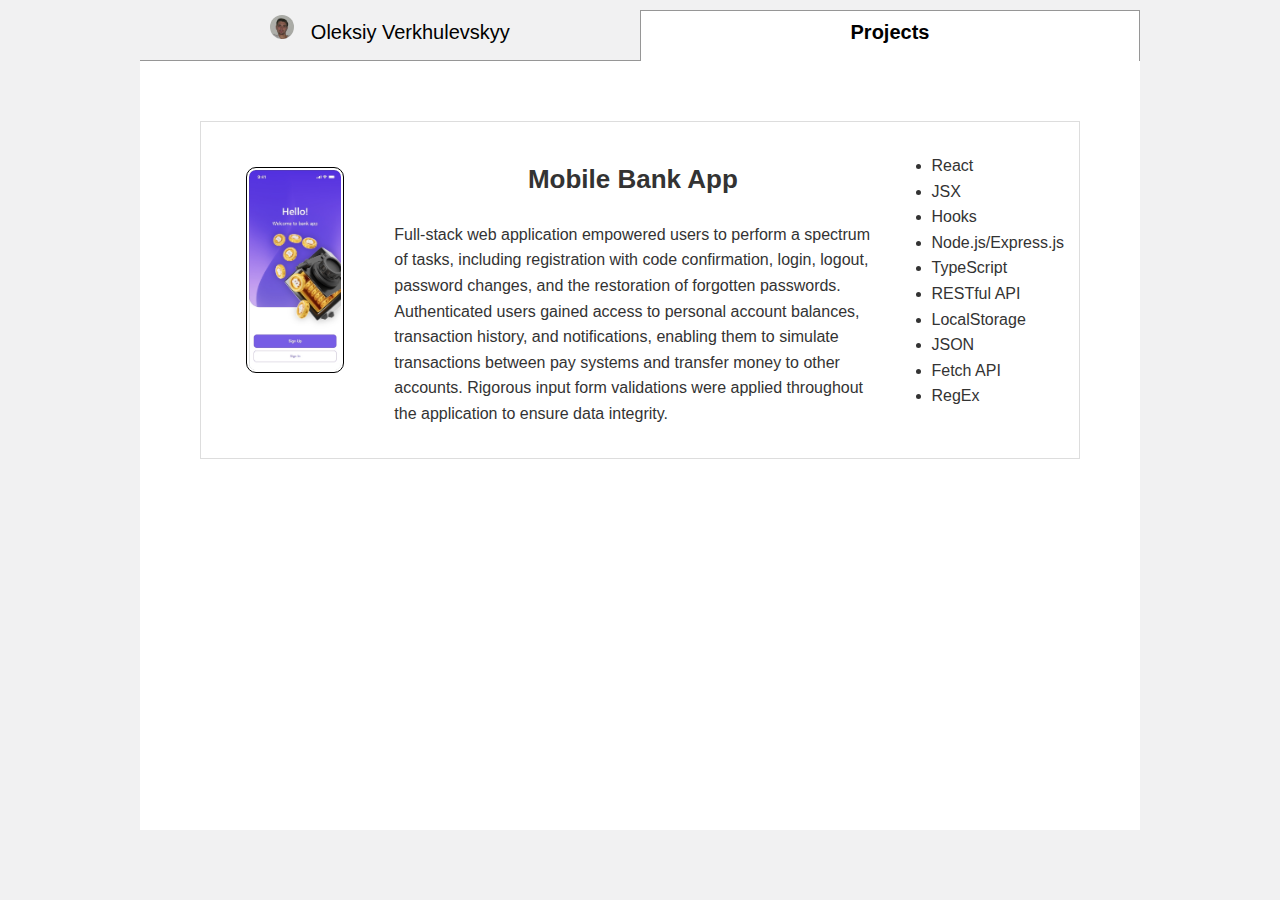
<file: index.html>
<html>
  <head>
    
    <meta charset='utf-8' />  
    <link href="https://cdn.jsdelivr.net/npm/bootstrap@5.3.0-alpha1/dist/css/bootstrap.min.css" rel="stylesheet"
			integrity="sha384-GLhlTQ8iRABdZLl6O3oVMWSktQOp6b7In1Zl3/Jr59b6EGGoI1aFkw7cmDA6j6gD" crossorigin="anonymous">
    <link href='public/css/index.css' rel='stylesheet' /> 
    <link href='public/css/resume.css' rel='stylesheet' /> 
    <title> Oleksiy Verkhulevskyy portfolio </title>
  </head>

  <body>
    <header>
      <div class="header">
        <a class="header__link" href="resume.html"><div class="header__item"><img class="round" src="public/img/Oleksiy_Verkhulevskyy.png" alt="Me" /><span> &nbsp; Oleksiy Verkhulevskyy</span></div></a>
        <a class="header__link" href="index.html"><div class="header__item header__item--active"> Projects</div></a>
      </div>
    </header>
        <!-- <nav class="nav">
          <a class="nav__link badge" href="projects/html.html">
            <div class="nav__buton nav__button--active">
              <img class="round" src="public/img/html-logo.png" alt=""> 
              HTML</div></a>
          <a class="nav__link badge" href="projects/html.html">
            <div class="nav__buton nav__button--active">
              <img class="round" src="public/img/css-logo.png" alt=""> 
              CSS </div></a>
          <a class="nav__link badge" href="projects/html.html">
            <div class="nav__buton nav__button--active">
              <img class="round" src="public/img/js-logo.png" alt=""> 
              JavaScript </div></a>
          <a class="nav__link badge" href="projects/html.html">
            <div class="nav__buton nav__button--active">
              <img class="round" src="public/img/java-logo.png" alt=""> 
              java </div></a>
          <a class="nav__link badge" href="projects/html.html">
            <div class="nav__buton nav__button--active">
              <img class="round" src="public/img/bootstrap-logo.png" alt=""> 
              Bootstrap </div></a>
          <a class="nav__link badge" href="projects/html.html">
            <div class="nav__buton nav__button--active">
              <img class="round" src="public/img/node-logo.png" alt=""> 
              node </div></a>
          <a class="nav__link badge none" href="projects/html.html">
            <div class="nav__buton nav__button--active">
              <img class="round" src="public/img/react-logo.png" alt=""> 
              React </div></a>
          <a class="nav__link badge" href="projects/html.html">
            <div class="nav__buton nav__button--active">
              <img class="round" src="public/img/react2-logo.png" alt=""> 
              React </div></a>
          <a class="nav__link badge" href="projects/html.html">
            <div class="nav__buton nav__button--active">
              <img class="round" src="public/img/spring-logo.png" alt=""> 
              Spring </div></a>            
          <a class="nav__link badge none" href="projects/html.html">
            <div class="nav__buton nav__button--active">
              <img class="round" src="public/img/angular-logo.png" alt=""> 
              Angular </div></a>
          <a class="nav__link badge--all" href="projects/html.html">
            <div class="nav__buton nav__button--active">
              All </div></a> 
        </nav> -->
    
    <main class="resume">  

        <div class="projects">
          <a class="project__link" href="./public/project-description/react-bank/index.html">
          <div class="project">
            <div class="project__phone-image "><img height="200px" src="./public/project-description/react-bank/react-bank-hello.jpg" alt="welcome page screenshot"></div>
            <div class="project__description">
              <h2>Mobile Bank App</h2>
              <p>Full-stack web application empowered users to perform a spectrum of tasks, including registration with code confirmation, login, logout, password changes, and the restoration of forgotten passwords. Authenticated users gained access to personal account balances, transaction history, and notifications, enabling them to simulate transactions between pay systems and transfer money to other accounts. Rigorous input form validations were applied throughout the application to ensure data integrity.
              </p>
            </div>
            <div class="project__tech">
              <ul>
                <li>React</li>
                <li>JSX</li>
                <li>Hooks</li>
                <li>Node.js/Express.js</li>
                <li>TypeScript</li>
                <li>RESTful API</li>
                <li>LocalStorage</li>
                <li>JSON</li>
                <li>Fetch API</li>
                <li>RegEx</li>
              </ul>
            </div>

          </div>
        </a>
        </div>




    



    
    </main>
    
  </body>

</html>
</file>
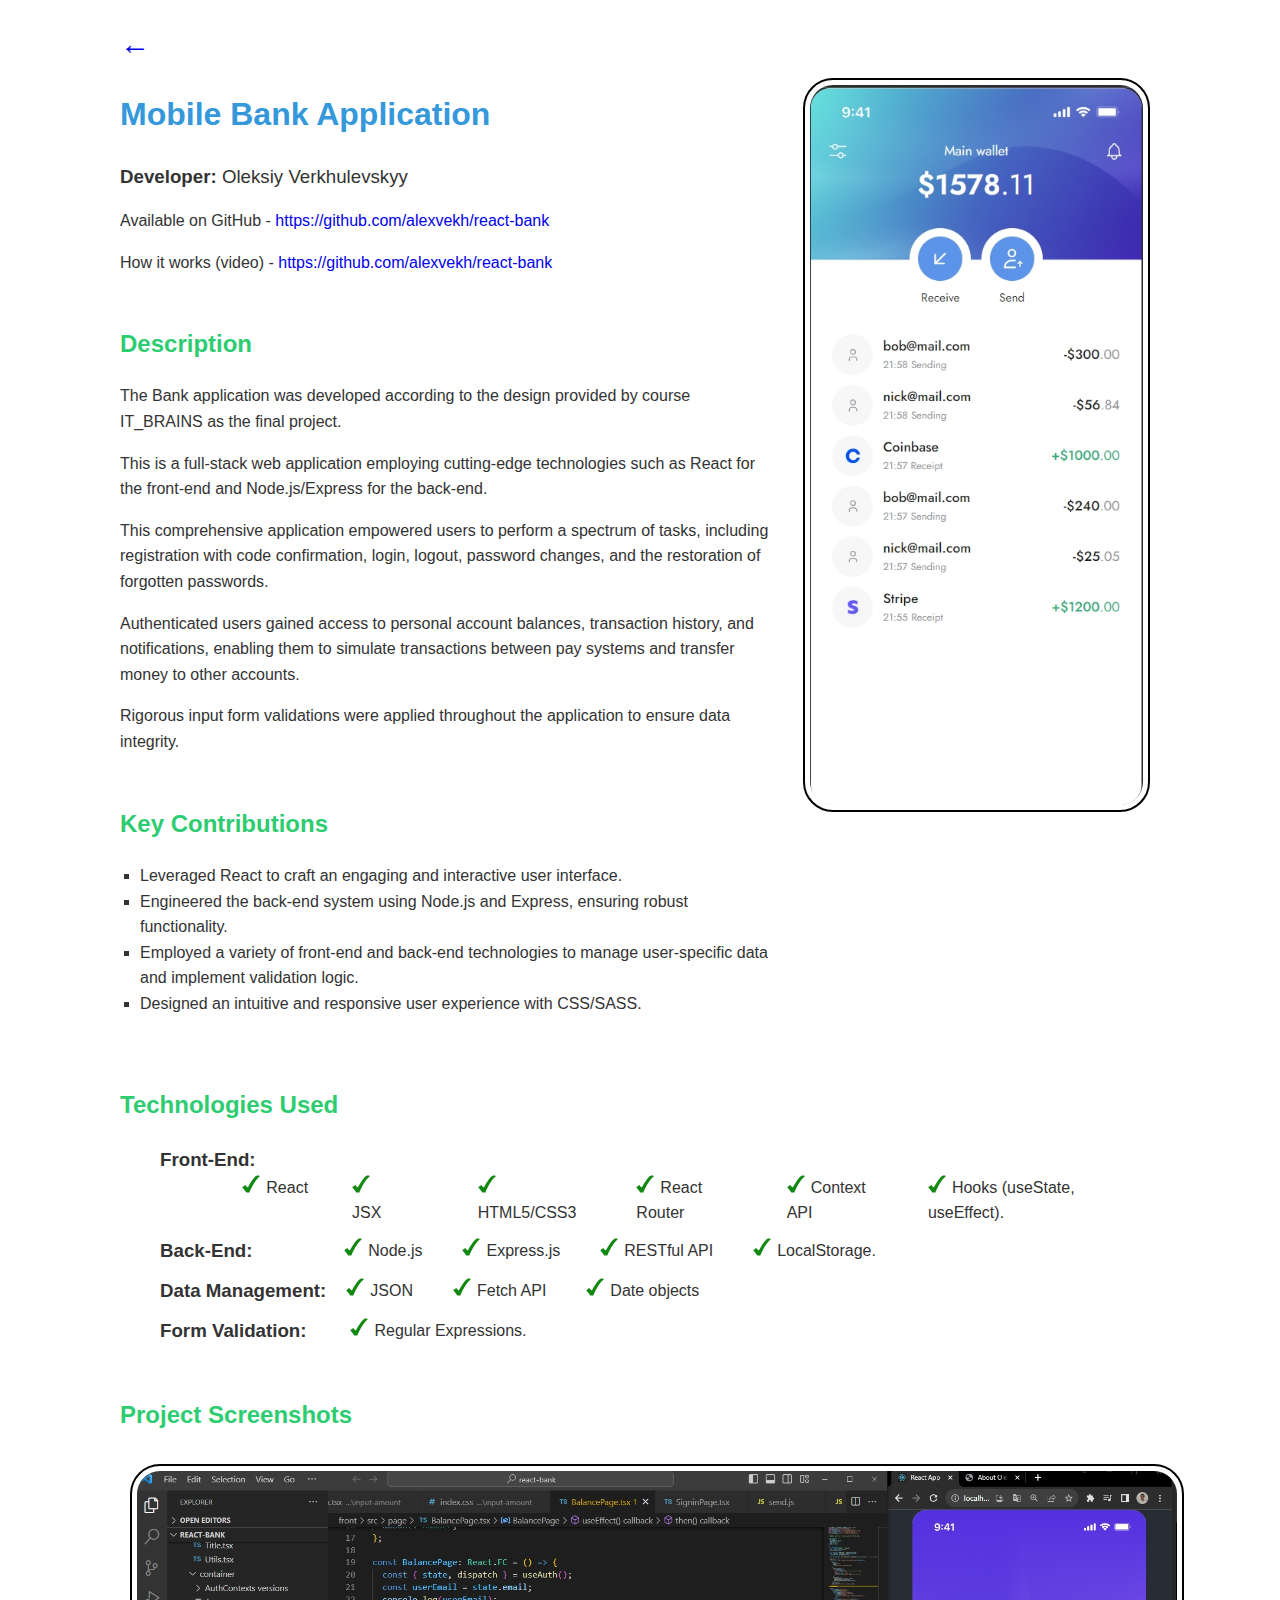
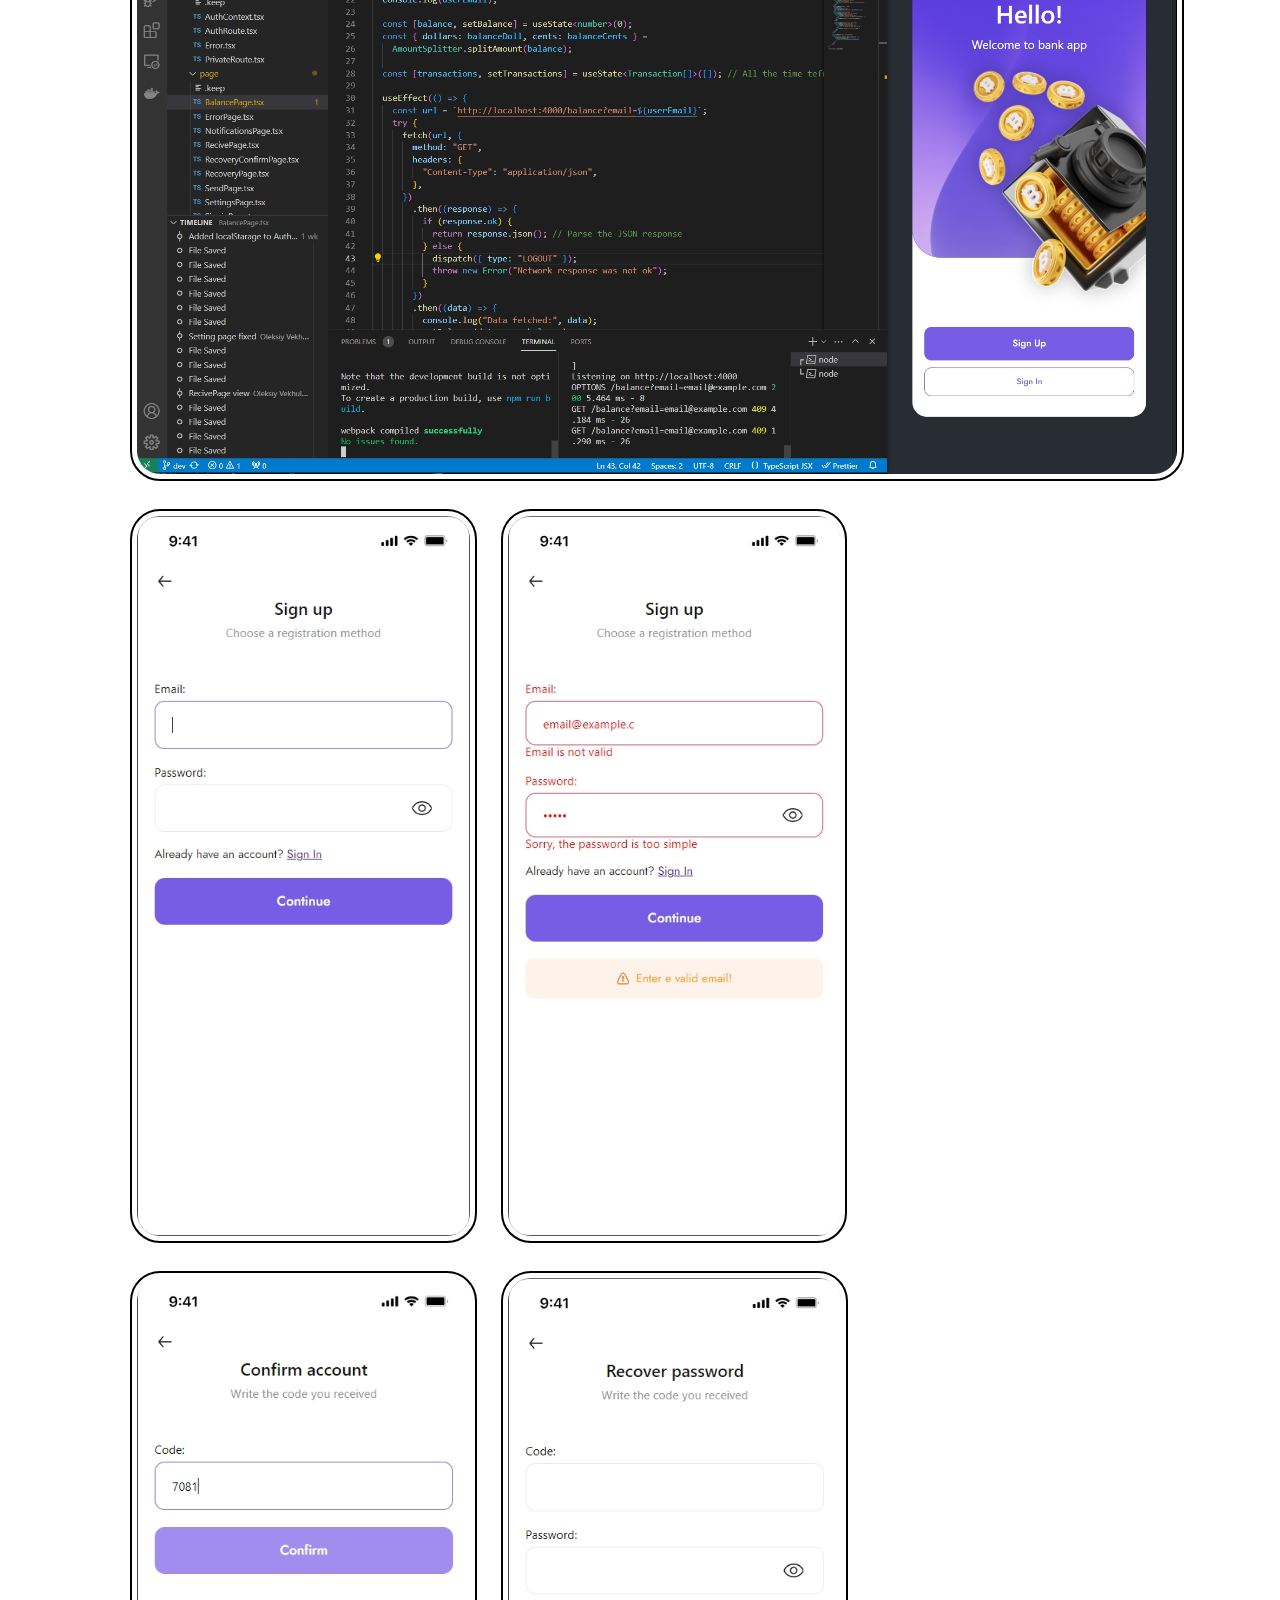
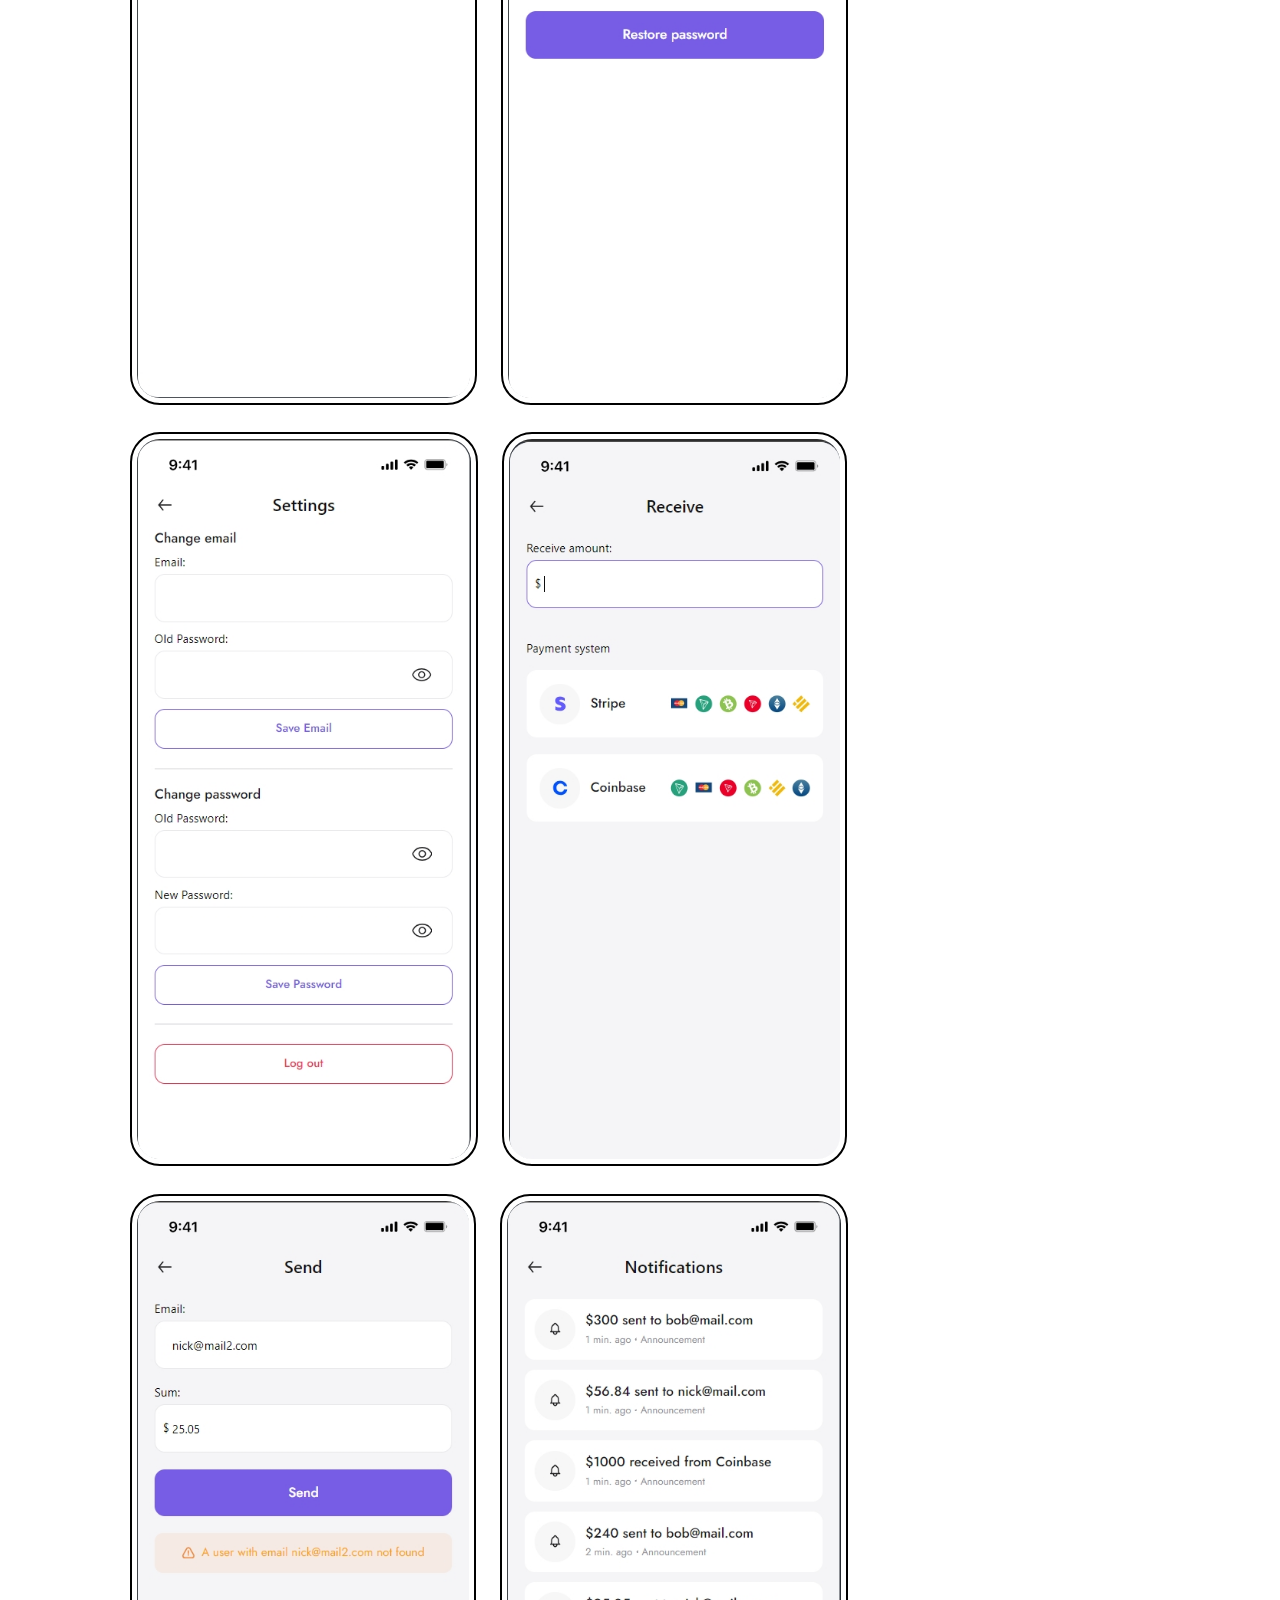
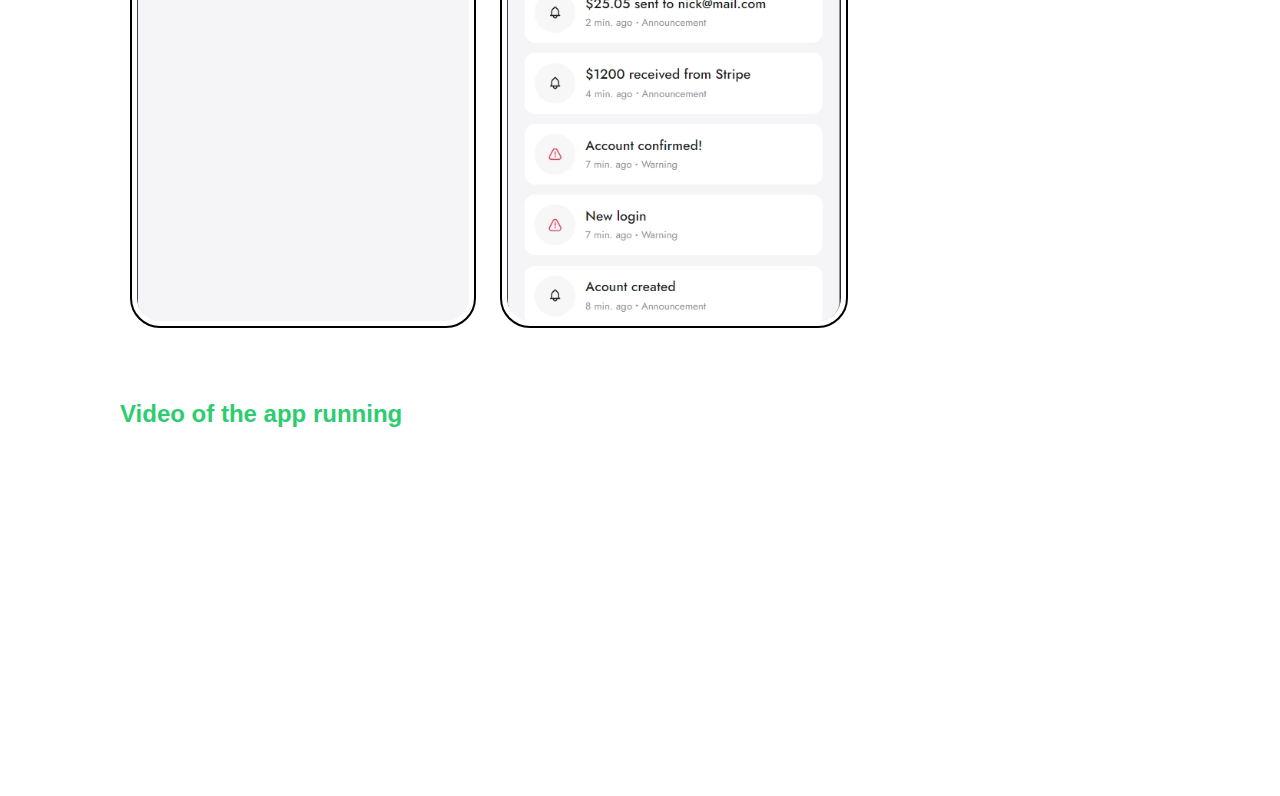
<file: public/project-description/react-bank/index.html>
<!DOCTYPE html>
<html lang="en">
<head>
    <meta charset="UTF-8">
    <meta name="viewport" content="width=device-width, initial-scale=1.0">
    <title>Mobile Bank Application</title>
    <link rel="stylesheet" href="../../css/description.css">
</head>
<body>

    <a class='back' href="../../../index.html"> 	&larr; </a>
    <div class="project">
        <div class="project__description">
            <h1>Mobile Bank Application</h1>
            <div><span class="developer">Developer: </span> <span class="author"> Oleksiy Verkhulevskyy</div>
                <p>Available on GitHub - <a href="https://github.com/alexvekh/react-bank" target="_blank">https://github.com/alexvekh/react-bank</a></p>
                <p>How it works (video) - <a href="https://github.com/alexvekh/react-bank" target="_blank">https://github.com/alexvekh/react-bank</a></p>

                <section>
                    <h2>Description</h2>
                    <p> The Bank application was developed according to the design provided by course IT_BRAINS as the final project.</p>
                    <p> This is a full-stack web application employing cutting-edge technologies such as React for the front-end and Node.js/Express for the back-end.</p>
                    <p> This comprehensive application empowered users to perform a spectrum of tasks, including registration with code confirmation, login, logout, password changes, and the restoration of forgotten passwords. </p>
                    <p>Authenticated users gained access to personal account balances, transaction history, and notifications, enabling them to simulate transactions between pay systems and transfer money to other accounts.</p>
                    <p>Rigorous input form validations were applied throughout the application to ensure data integrity.</p>
                </section>

            
                <section>
                    <h2>Key Contributions</h2>
                    <ul>
                        <li>Leveraged React to craft an engaging and interactive user interface.</li>
                        <li>Engineered the back-end system using Node.js and Express, ensuring robust functionality.</li>
                        <li>Employed a variety of front-end and back-end technologies to manage user-specific data and implement validation logic.</li>
                        <li>Designed an intuitive and responsive user experience with CSS/SASS.</li>
                    </ul>
                </section>
            
              
        </div>
        <div class="project__image">
            <img src="react-bank-balance.jpg" alt="balance page screenshot">

        </div>
    </div>

    <section>
        <h2>Technologies Used</h2>
        <div class="project__technologies">
            <h3>Front-End:</h3> 
            <ul>
                &emsp; &emsp; &nbsp;<li>React  &nbsp;</li><li>JSX</li>&emsp; <li> HTML5/CSS3 </li> <li>React Router </li> <li>Context API </li> <li>Hooks (useState, useEffect).</li>
            </ul>
        </div>
        <div class="project__technologies">
            <h3>Back-End: &emsp; &emsp; &emsp;</h3> 
            <ul>
                <li>Node.js </li> <li>Express.js </li> <li>RESTful API </li> <li>LocalStorage.</li>
            </ul>

        </div>
        <div class="project__technologies">
            <h3>Data Management:</h3>
            <ul>
                <li>JSON </li> <li>Fetch API </li> <li>Date objects </li>
            </ul>

        </div>
        <div class="project__technologies">
            <h3>Form Validation: &emsp; </h3>
            <ul>
                <li>Regular Expressions.</li>
            </ul>
        </div>
    </section>
    

    <section>
        <h2>Project Screenshots</h2>
        
        <div class="screens">
            <img class="big-img" src="react-bank.jpg" alt="code sceenshot">
            <img src="react-bank-signup.jpg" alt="signup page screenshot">
            <img src="react-bank-validation.jpg" alt="show validation screenshot">
            <img src="react-bank-code.jpg" alt="code verification page">
            <img src="react-bank-recover.jpg" alt="recover page">
            <img src="react-bank-settings.jpg" alt="setting page screenshot">
            <img src="react-bank-recive.jpg" alt="receive page screenshot">
            <img src="react-bank-send.jpg" alt="send page screenshot">          
            <img src="react-bank-notifications.jpg" alt="screenshot 8">
                
    </section>

    <section>
        <h2>Video of the app running</h2>
        <iframe width="560" height="315" src="https://www.youtube.com/embed/Qby3f8h6SdI?si=RPIgfep-XH-qa1Y1" title="YouTube video player" frameborder="0" allow="accelerometer; clipboard-write; encrypted-media; gyroscope; picture-in-picture; web-share" allowfullscreen></iframe>
    </section>


</body>
</html>
</file>
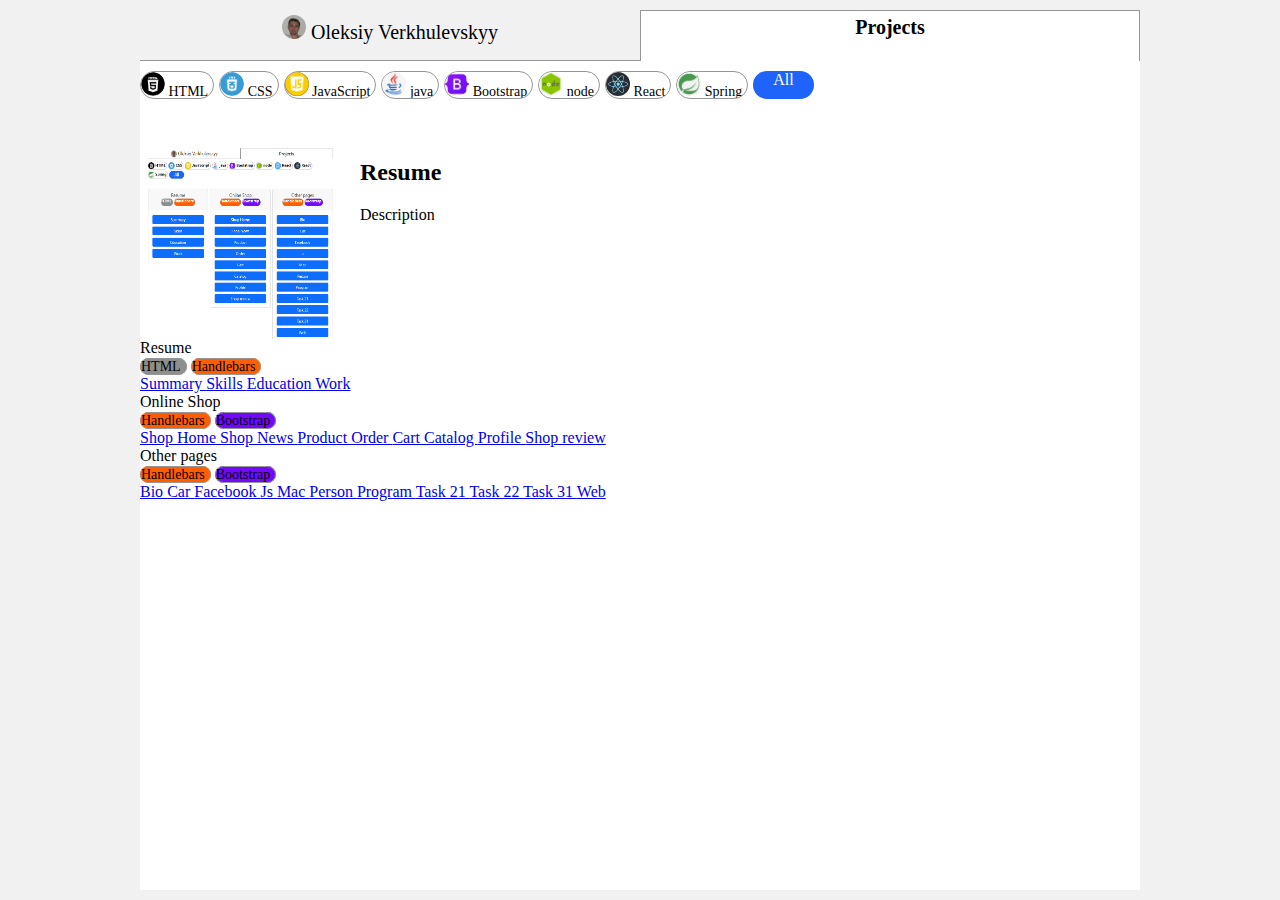
<file: projects.html>
<html>
  <head>
    <title>
      About Oleksiy Verkhulevskyy
    </title>
    <meta charset='utf-8' />  
    <link href="https://cdn.jsdelivr.net/npm/bootstrap@5.3.0-alpha1/dist/css/bootstrap.min.css" rel="stylesheet"
			integrity="sha384-GLhlTQ8iRABdZLl6O3oVMWSktQOp6b7In1Zl3/Jr59b6EGGoI1aFkw7cmDA6j6gD" crossorigin="anonymous">
    <link href='public/css/index.css' rel='stylesheet' /> 
  </head>

  <body>
    <header>
      <div class="header">
        <div class="header__item"> <a class="header__link" href="index.html"><img class="round" src="public/img/Oleksiy_Verkhulevskyy.png" alt="Me"> Oleksiy Verkhulevskyy</a> </div>
        <div class="header__item header__item--active"> <a class="header__link" href="projects.html">Projects</a></div>
      </div>
    </header>
      <div class="projects">
        <nav class="nav">
          <a class="nav__link badge" href="projects/html.html">
            <div class="nav__buton nav__button--active">
              <img class="round" src="public/img/html-logo.png" alt=""> 
              HTML</div></a>
          <a class="nav__link badge" href="projects/html.html">
            <div class="nav__buton nav__button--active">
              <img class="round" src="public/img/css-logo.png" alt=""> 
              CSS </div></a>
          <a class="nav__link badge" href="projects/html.html">
            <div class="nav__buton nav__button--active">
              <img class="round" src="public/img/js-logo.png" alt=""> 
              JavaScript </div></a>
          <a class="nav__link badge" href="projects/html.html">
            <div class="nav__buton nav__button--active">
              <img class="round" src="public/img/java-logo.png" alt=""> 
              java </div></a>
          <a class="nav__link badge" href="projects/html.html">
            <div class="nav__buton nav__button--active">
              <img class="round" src="public/img/bootstrap-logo.png" alt=""> 
              Bootstrap </div></a>
          <a class="nav__link badge" href="projects/html.html">
            <div class="nav__buton nav__button--active">
              <img class="round" src="public/img/node-logo.png" alt=""> 
              node </div></a>
          <a class="nav__link badge none" href="projects/html.html">
            <div class="nav__buton nav__button--active">
              <img class="round" src="public/img/react-logo.png" alt=""> 
              React </div></a>
          <a class="nav__link badge" href="projects/html.html">
            <div class="nav__buton nav__button--active">
              <img class="round" src="public/img/react2-logo.png" alt=""> 
              React </div></a>
          <a class="nav__link badge" href="projects/html.html">
            <div class="nav__buton nav__button--active">
              <img class="round" src="public/img/spring-logo.png" alt=""> 
              Spring </div></a>            
          <a class="nav__link badge none" href="projects/html.html">
            <div class="nav__buton nav__button--active">
              <img class="round" src="public/img/angular-logo.png" alt=""> 
              Angular </div></a>
          <a class="nav__link badge--all" href="projects/html.html">
            <div class="nav__buton nav__button--active">
              All </div></a> 
        </nav>
    
    <main>  
      <div>
        <div class="projects">
          <div class="project">
            <div class="project__image"><img height="200px" width="200px" src="public/img/project-resume.png" alt=""></div>
            <div class="project__description">
              <h2>Resume</h2>
              <p>Description</p>
            </div>
            <div class="project__tech"></div>

          </div>
        </div>
      </div>


      </div>
    




      <div class='row g-2'>
        <div class='col-4'>
          <div class='card'>
            <div class='card-header text-center'>
              Resume
              <div><span
                  class='badge htm rounded-pill mt-0'
                >HTML</span>
                <span
                  class='badge hdl rounded-pill mt-0'
                >Handlebars</span></div>
    
            </div>
            <div class='card-body d-grid gap-2'>
    
              <a
                type='button'
                class='btn btn-primary btn-sm'
                href='/summary'
              > Summary </a>
    
              <a
                type='button'
                class='btn btn-primary btn-sm'
                href='/skills'
              > Skills </a>
    
              <a
                type='button'
                class='btn btn-primary btn-sm'
                href='/education'
              > Education </a>
    
              <a
                type='button'
                class='btn btn-primary btn-sm'
                href='/work'
              > Work </a>
    
            </div>
          </div>
        </div>
    
        <div class='col-4'>
          <div class='card'>
            <div class='card-header text-center'>
              Online Shop
              <div><span
                  class='badge hdl rounded-pill mt-0'
                >Handlebars</span>
    
                <span
                  class='badge bts rounded-pill mt-0'
                >Bootstrap</span></div>
            </div>
            <div class='card-body d-grid gap-2'>
    
              <a
                type='button'
                class='btn btn-primary btn-sm'
                href='/shophome'
              > Shop Home </a>
    
              <a
                type='button'
                class='btn btn-primary btn-sm'
                href='/shopnews'
              > Shop News </a>
              <a
                type='button'
                class='btn btn-primary btn-sm'
                href='/shopproduct'
              > Product </a>
              <a
                type='button'
                class='btn btn-primary btn-sm'
                href='/shoporder'
              > Order </a>
              <a
                type='button'
                class='btn btn-primary btn-sm'
                href='/shopcart'
              > Cart </a>
              <a
                type='button'
                class='btn btn-primary btn-sm'
                href='/shopcatalog'
              > Catalog </a>
              <a
                type='button'
                class='btn btn-primary btn-sm'
                href='/shopprofile'
              > Profile </a>
              <a
                type='button'
                class='btn btn-primary btn-sm'
                href='/shopreview'
              > Shop review </a>
    
            </div>
          </div>
        </div>
    
        <div class='col-4'>
          <div class='card'>
            <div class='card-header text-center'>
              Other pages
              <div><span
                  class='badge hdl rounded-pill mt-0'
                >Handlebars</span>
    
                <span
                  class='badge bts rounded-pill mt-0'
                >Bootstrap</span></div>
            </div>
            <div class='card-body d-grid gap-2'>
    
              <a
                type='button'
                class='btn btn-primary btn-sm'
                href='/bio'
              > Bio </a>
              <a
                type='button'
                class='btn btn-primary btn-sm'
                href='/car'
              > Car </a>
              <a
                type='button'
                class='btn btn-primary btn-sm'
                href='/facebook'
              > Facebook </a>
              <a
                type='button'
                class='btn btn-primary btn-sm'
                href='/js'
              > Js </a>
              <a
                type='button'
                class='btn btn-primary btn-sm'
                href='/mac'
              > Mac </a>
              <a
                type='button'
                class='btn btn-primary btn-sm'
                href='/person'
              > Person </a>
              <a
                type='button'
                class='btn btn-primary btn-sm'
                href='/program'
              > Program </a>
              <a
                type='button'
                class='btn btn-primary btn-sm'
                href='/task21'
              > Task 21 </a>
              <a
                type='button'
                class='btn btn-primary btn-sm'
                href='/task22'
              > Task 22 </a>
              <a
                type='button'
                class='btn btn-primary btn-sm'
                href='/task31'
              > Task 31 </a>
              <a
                type='button'
                class='btn btn-primary btn-sm'
                href='/web'
              > Web </a>
    
            </div>
          </div>
        </div>
      </div>
    
    </main>
    
  </body>

</html>
</file>
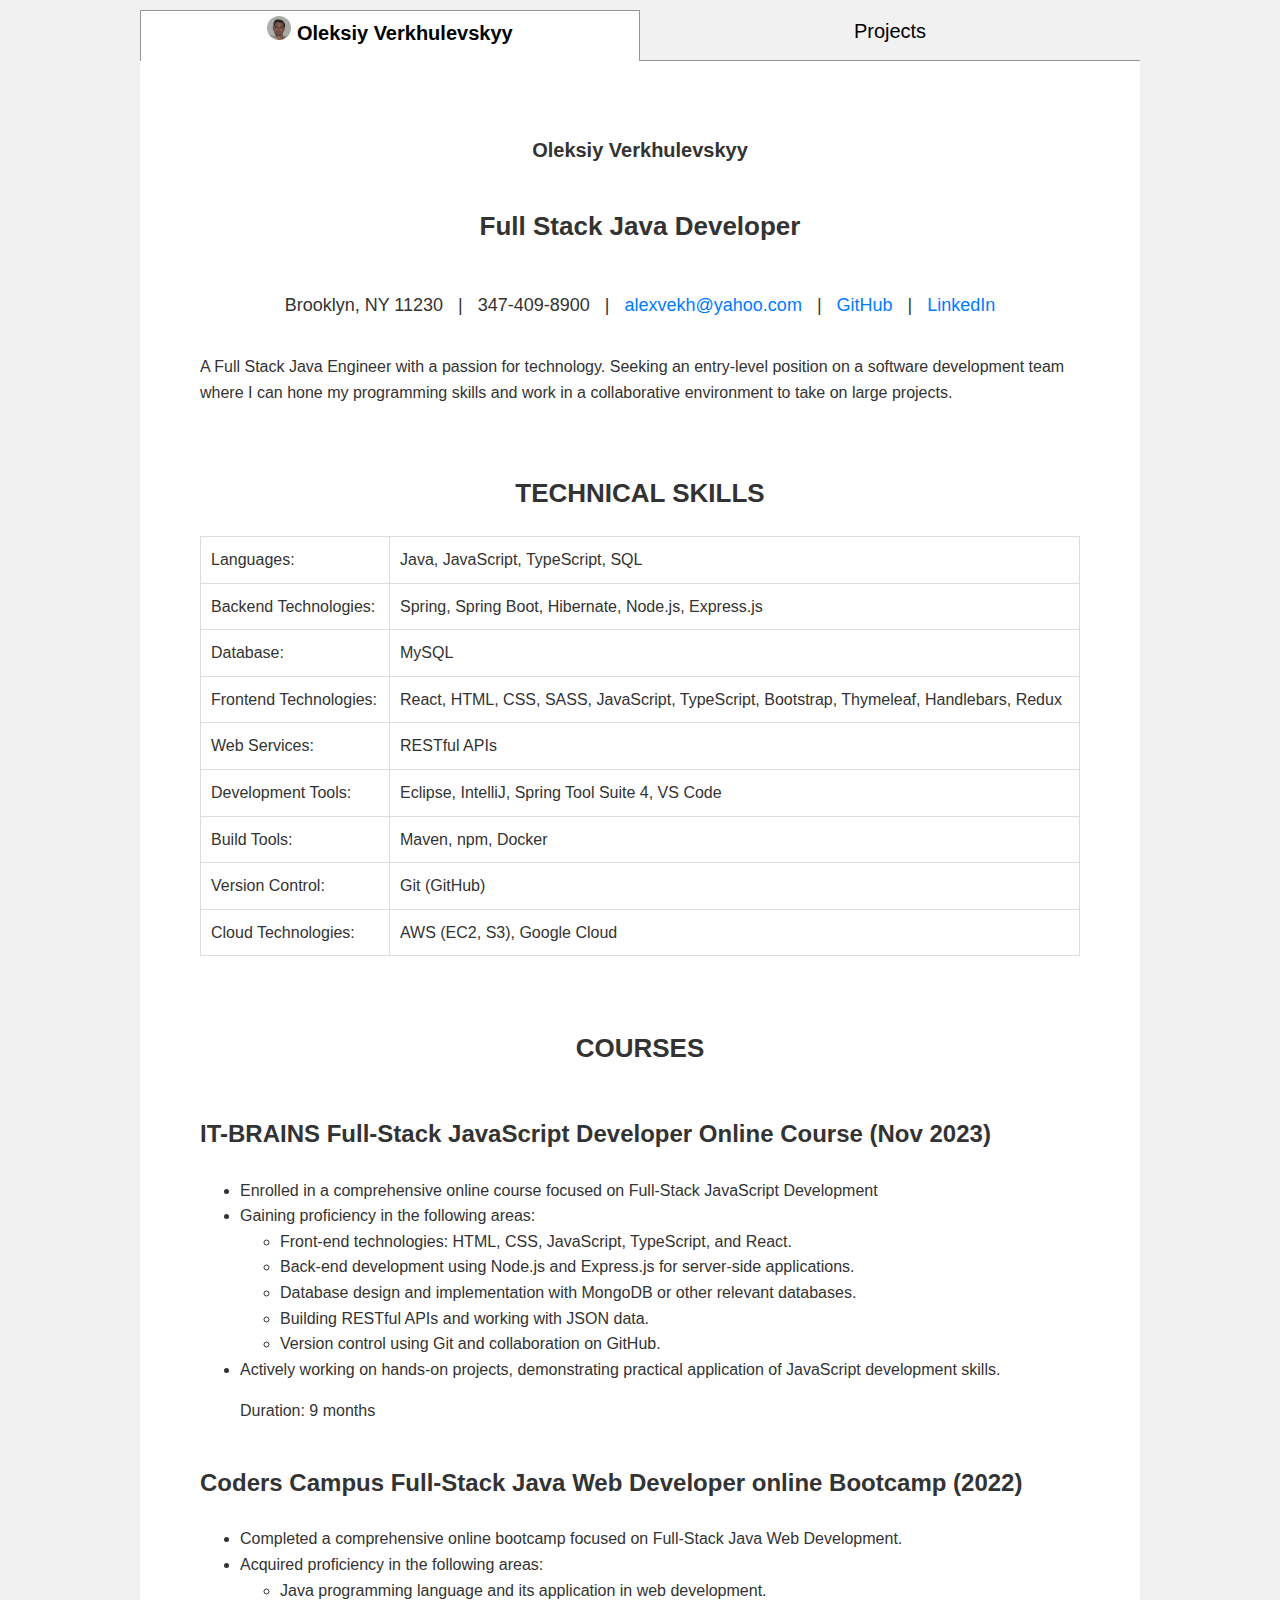
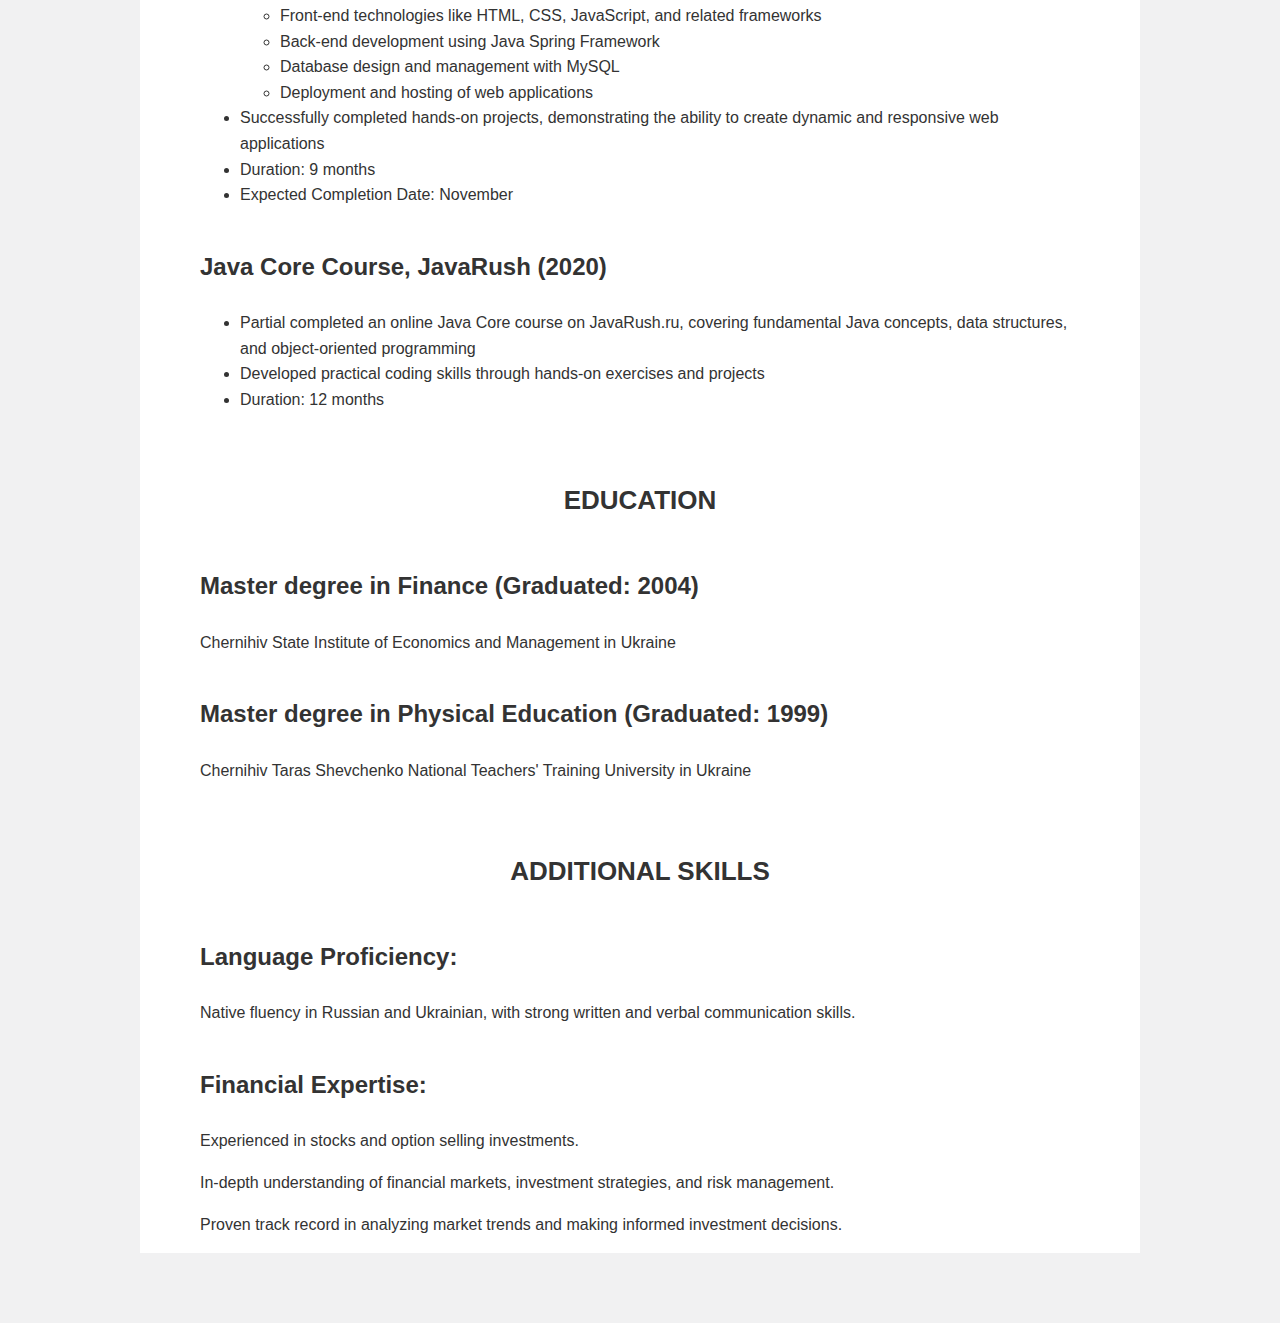
<file: resume.html>
<!DOCTYPE html>
<html lang="en">
<head>
    <meta charset='utf-8' />  
    <link href="https://cdn.jsdelivr.net/npm/bootstrap@5.3.0-alpha1/dist/css/bootstrap.min.css" rel="stylesheet"
			integrity="sha384-GLhlTQ8iRABdZLl6O3oVMWSktQOp6b7In1Zl3/Jr59b6EGGoI1aFkw7cmDA6j6gD" crossorigin="anonymous">
    <link href='public/css/index.css' rel='stylesheet' /> 

    <link href='public/css/resume.css' rel='stylesheet' /> 
    <title>Oleksiy Verkhulevskyy - Full Stack Java Developer</title>
</head>

<body>
  <header>
    <div class="header">
        <a class="header__link" href="resume.html"><div class="header__item header__item--active"> <img class="round" src="public/img/Oleksiy_Verkhulevskyy.png" alt="Me" /><span>&nbsp;Oleksiy Verkhulevskyy</span></div></a>
        <a class="header__link" href="index.html"><div class="header__item"> Projects</div></a>
    </div>
  </header>
  <main class="resume">
    <section class="contacts">
        <h1 class="name">Oleksiy Verkhulevskyy</h1>
        <p class="role">Full Stack Java Developer</p>
        <p class="links">Brooklyn, NY 11230 &nbsp; | &nbsp; 347-409-8900 &nbsp; | &nbsp; <a href="mailto:alexvekh@yahoo.com">alexvekh@yahoo.com</a> &nbsp; | &nbsp; <a href="https://github.com/alexvekh">GitHub</a> &nbsp; | &nbsp; <a href="https://www.linkedin.com/in/oleksiy-verkhulevskyy/">LinkedIn</a></p>
        <p class="objective">A Full Stack Java Engineer with a passion for technology. Seeking an entry-level position on a software development team where I can hone my programming skills and work in a collaborative environment to take on large projects.</p>
    </section>

    <section>
        <h2>TECHNICAL SKILLS</h2>
        <table>

            <tbody>
                <tr>
                    <td>Languages:</td>
                    <td>Java, JavaScript, TypeScript, SQL</td>
                </tr>
                <tr>
                    <td>Backend Technologies:</td>
                    <td>Spring, Spring Boot, Hibernate, Node.js, Express.js</td>
                </tr>
                <tr>
                    <td>Database:</td>
                    <td>MySQL</td>
                </tr>
                <tr>
                    <td>Frontend Technologies:</td>
                    <td>React, HTML, CSS, SASS, JavaScript, TypeScript, Bootstrap, Thymeleaf, Handlebars, Redux</td>
                </tr>
                <tr>
                    <td>Web Services:</td>
                    <td>RESTful APIs</td>
                </tr>
                <tr>
                    <td>Development Tools:</td>
                    <td>Eclipse, IntelliJ, Spring Tool Suite 4, VS Code</td>
                </tr>
                <tr>
                    <td>Build Tools:</td>
                    <td>Maven, npm, Docker</td>
                </tr>
                <tr>
                    <td>Version Control:</td>
                    <td>Git (GitHub)</td>
                </tr>
                <tr>
                    <td>Cloud Technologies:</td>
                    <td>AWS (EC2, S3), Google Cloud</td>
                </tr>
            </tbody>
        </table>
    </section>

    <section>
        <h2>COURSES</h2>
        <div>
            <h3>IT-BRAINS Full-Stack JavaScript Developer Online Course (Nov 2023)</h3>
            <ul>
                <li>Enrolled in a comprehensive online course focused on Full-Stack JavaScript Development</li>
                <li>Gaining proficiency in the following areas:</li>
                <ul>
                    <li>Front-end technologies: HTML, CSS, JavaScript, TypeScript, and React.</li>
                    <li>Back-end development using Node.js and Express.js for server-side applications.</li>
                    <li>Database design and implementation with MongoDB or other relevant databases.</li>
                    <li>Building RESTful APIs and working with JSON data.</li>
                    <li>Version control using Git and collaboration on GitHub.</li>
                </ul>
                <li>Actively working on hands-on projects, demonstrating practical application of JavaScript development skills.</li>
                <p>Duration: 9 months</p>
            </ul>
        </div>

        <div>
            <h3>Coders Campus Full-Stack Java Web Developer online Bootcamp (2022)</h3>
            <ul>
                <li>Completed a comprehensive online bootcamp focused on Full-Stack Java Web Development.</li>
                <li>Acquired proficiency in the following areas:</li>
                <ul>
                    <li>Java programming language and its application in web development.</li>
                    <li>Front-end technologies like HTML, CSS, JavaScript, and related frameworks</li>
                    <li>Back-end development using Java Spring Framework</li>
                    <li>Database design and management with MySQL</li>
                    <li>Deployment and hosting of web applications</li>
                </ul>
                <li>Successfully completed hands-on projects, demonstrating the ability to create dynamic and responsive web applications</li>
                <li>Duration: 9 months</li>
                <li>Expected Completion Date: November</li>
            </ul>
        </div>

        <div>
            <h3>Java Core Course, JavaRush  (2020)</h3>
            <ul>
                <li>Partial completed an online Java Core course on JavaRush.ru, covering fundamental Java concepts, data structures, and object-oriented programming</li>
                <li>Developed practical coding skills through hands-on exercises and projects</li>
                <li>Duration: 12 months</li>

            </ul>
        </div>



    </section>

    <section>
        <h2>EDUCATION</h2>
        <div>
            <h3>Master degree in Finance (Graduated: 2004)</h3>
            <p>Chernihiv State Institute of Economics and Management in Ukraine</p>
        </div>
        <div>
            <h3>Master degree in Physical Education (Graduated: 1999)</h3>
            <p>Chernihiv Taras Shevchenko National Teachers' Training University in Ukraine</p>
        </div>
    </section>

    <section>
        <h2>ADDITIONAL SKILLS</h2>
        <div>
            <h3>Language Proficiency:</h3>
            <p>Native fluency in Russian and Ukrainian, with strong written and verbal communication skills.</p>
        </div>
        <div>
            <h3>Financial Expertise:</h3>
            <p>Experienced in stocks and option selling investments.</p>
            <p>In-depth understanding of financial markets, investment strategies, and risk management.</p>
            <p>Proven track record in analyzing market trends and making informed investment decisions.</p>
        </div>
    </section>
    </main>
</file>
<file: public/css/index.css>
html {
  max-width: 1000px;
  margin: 10px auto;
  background: rgb(241, 241, 242);
}

body {
  margin: 32px;
  background: #fff;
  margin: auto;
}

.header {
  display: grid;
  grid-template-columns: 1fr 1fr;
}

.header__item {
  padding: 5px 20px;
  border-bottom: 1px solid rgb(150, 150, 150);
  height: 40px;
  text-align: center;
  justify-content: center;
  background: rgb(241, 241, 242);
  font-size: 20px;
}

.header__item--active {
  border-left: 1px solid rgb(150, 150, 150);
  border-top: 1px solid rgb(150, 150, 150);
  border-right: 1px solid rgb(150, 150, 150);
  border-bottom: none;
  font-weight: 600;
  background: white;
}

.round {
  margin: 0;
  height: 24px;
  width: 24px;
  border-radius: 12px;
}




.header__link {
  text-decoration: none;
  color:black;
  opacity: 1;
  transition: opacity 0.3s ease-in-out;
}

.header__link:hover {
  color: #003c79;
  opacity: 0.7;
}

main,
header,
footer,
main {
  
  background: #fff;
}

.nav__link {
  text-decoration: none;
  color:black;
  opacity: 1;
  transition: opacity 0.3s ease-in-out;
}
.nav__link:hover {
  color: #003c79;
  opacity: 0.7;
}

.badge {
  border: 1px solid rgb(150, 150, 150);
  border-radius: 25px;
  height: 26px;
  max-width: 120px;
  font-size: 14px;
  margin: 0;
  padding: 0;
  padding-right: 5px;
  overflow: hidden;
}

.badge--all {
  background-color: rgb(31, 100, 250);
  color: white;
  padding: 0 20px;
  border-radius: 25px;
}


/* .projects {
  display: grid;
  grid-template-columns: 1fr 8fr;
} */

.nav {
  display: flex;
  flex-direction: row;
  margin-top: 10px;
  gap: 5px;
  
}
.nav__item {
  padding: 10px;
  /* border-right: 1px solid rgb(150, 150, 150); */
}




.nav__item--active{
  /* border-left: 1px solid rgb(150, 150, 150);
  border-top: 1px solid rgb(150, 150, 150);
  border-bottom: 1px solid rgb(150, 150, 150); */
  border-right: none;
}

nav__button {
  border: none;
  border-radius: 12px;
  margin: 0;
  padding: 0;
}

.hdl { background:rgb(255, 94, 0);} 
.bts { background:rgb(114, 9, 250); } 
.htm { background:rgb(142, 142, 143); }

.none {
  display: none;
}

main {
  margin-top: 20px;
}

.projects {
  display: flex;
  flex-direction: column;
  gap: 20px;
}

.project {
  display: grid;
  grid-template-columns: 1fr 4fr 1fr;
  gap: 20px;
}

.project__image {
  height: 200px;
  width: 200px;
}

.project__phone-image img{
  padding: 2px;
  height: 200px;
  margin: 30px;
  border: 1px solid black;
  border-radius: 10px;
}

.project__link .project {
  text-decoration: none;
  color: #333;
  transition: color 0.3s;
}

.project__link:hover {
  text-decoration: none;
  background: rgb(246, 246, 246);
  opacity: 0.7;
}

.project:hover {
  text-decoration: none;
  background: rgb(246, 246, 246);
  opacity: 0.7;
}
</file>
<file: public/css/resume.css>
body {
  font-family: 'Arial', sans-serif;
  line-height: 1.6;
  color: #333;
}

h1, h2, h3 {
  color: #333;
}

.resume {
  margin: 60px;
  
}

.contacts {
  display: flex;
  flex-direction: column;
  align-items: center;
}

.name {
  font-size: 20px;
  align-self: center;
}

.role {
  font-size: 26px;
  font-weight: 700;
}

.links {
  font-size: 18px;
}

h2 {
  font-size: 26px;
  font-weight: 700;
  align-self: center;
  justify-self: center;
}

h3 {
  font-size: 24px;
}

table {
  width: 100%;
  border-collapse: collapse;
  margin-bottom: 20px;
}

th, td {
  border: 1px solid #ddd;
  padding: 10px;
  text-align: left;
}

th {
  background-color: #f2f2f2;
}

a {
  color: #007BFF;
  text-decoration: none;
}

a:hover {
  text-decoration: underline;
}

section {
  margin-top: 30px;
  display: flex;
  flex-direction: column;
}

.project {
  border: 1px solid #ddd;
  padding: 15px;
  margin-bottom: 20px;
  background-color: #fff;
}

.work-experience {
  margin-bottom: 20px;
}

.education {
  margin-bottom: 20px;
}

.additional-skills {
  margin-bottom: 20px;
}
</file>
<file: public/css/description.css>
body {
  font-family: 'Arial', sans-serif;
  margin: 20px 120px;
  line-height: 1.6;
  color: #333; 
}

h1 {
  color: #3498db;
}

.developer {
  font-size: 1.17em;
  font-weight: bold;
}

.author {
  font-size: 1.17em;
}

.project {
  display: grid;
  grid-template-columns: 4fr 2fr;
  gap: 20px;
}

.project__technologies {
  display: flex;
  flex-wrap: wrap;
  margin-left: 40px;
  align-items: center;
  margin-top: 10px;
}
h3, ul, li {
  margin: 0; 
  padding: 0; 
}

.project__technologies ul {
  display: flex;
  list-style-type: none;
}

.project__technologies li {
  margin-right: 20px;
  position: relative;

}


.project__technologies li::before {
  content: '';
  background-image: url('../img/Green_check.svg');
  background-size: 18px 18px;
  display: inline-block;
  width: 18px; /* Set the width of the pseudo-element */
  height: 18px;
  margin-right: 6px;

}

section {
  margin-bottom: 20px;
}

h2 {
  color: #2ecc71;
  margin-top: 50px;
}

p {
  margin-bottom: 10px;
}

ul {
  list-style-type: square;
  margin-left: 20px;
  gap: 20px;
}

.screens {
  gap: 20px;
}

.big-img {
  max-width: 100%;
  height: auto;
  align-self: center;
}

img {
  
  height: 941px;
  max-height: 80vh;
  width: auto;
  border: 2px solid black;
  border-radius: 30px;
  margin-bottom: 20px;
  padding: 5px;
  margin: 10px;

}

a {text-decoration: none;}
.back {
  font-size: 30px;
}
</file>
